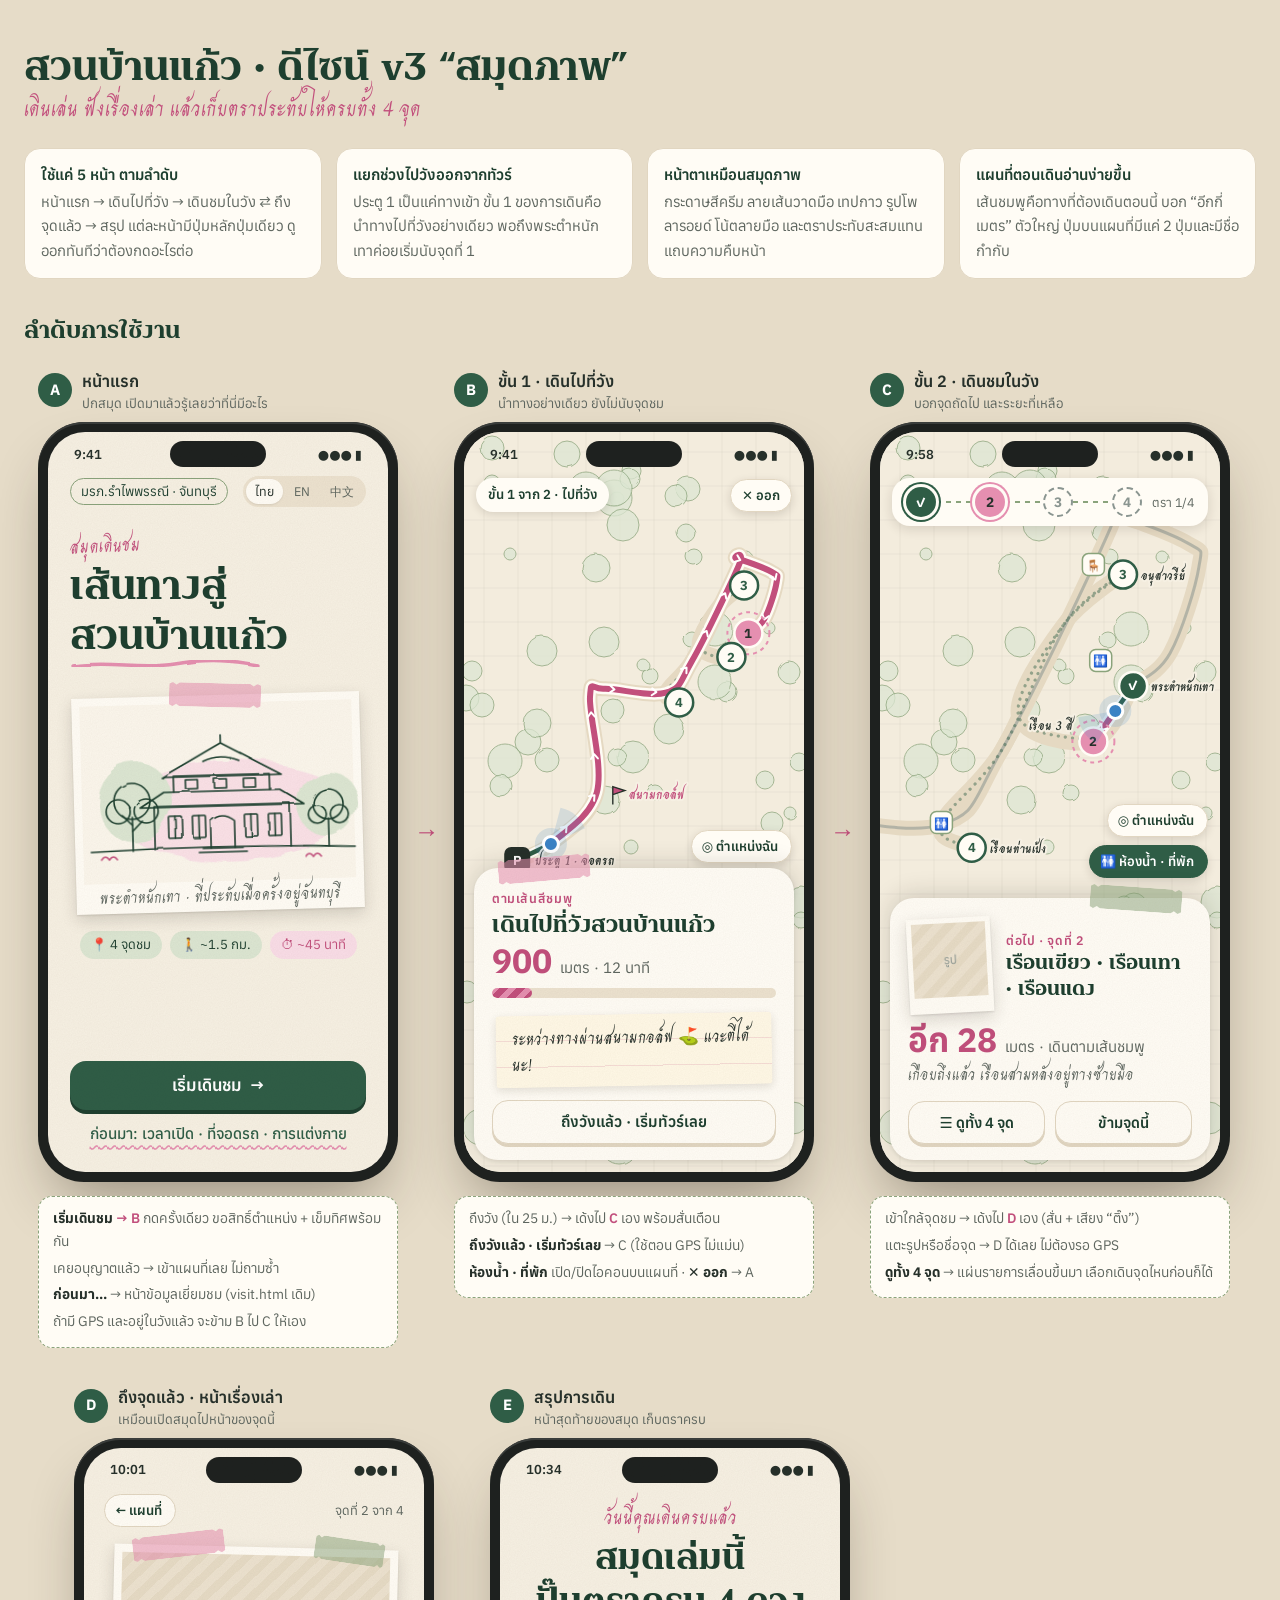
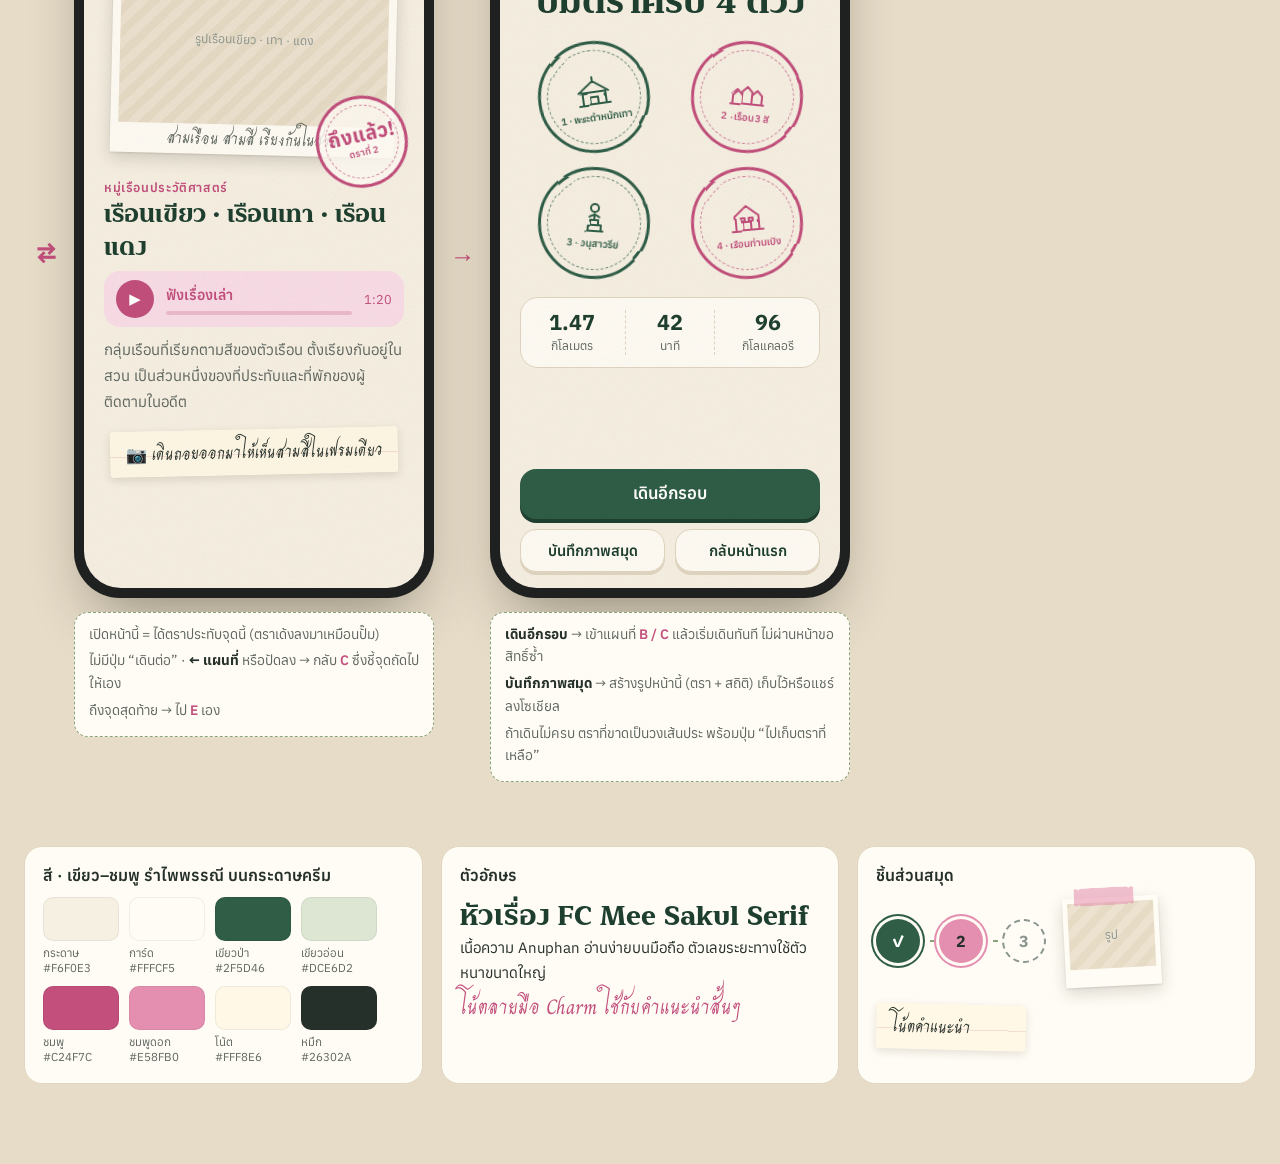
<file: design-v3.html>
<!doctype html>
<html lang="th">
<head>
<meta charset="utf-8">
<meta name="viewport" content="width=device-width, initial-scale=1">
<title>ดีไซน์ v3 · สมุดภาพ</title>
<link rel="preconnect" href="https://fonts.googleapis.com">
<link rel="preconnect" href="https://fonts.gstatic.com" crossorigin>
<link href="https://fonts.googleapis.com/css2?family=Anuphan:wght@400;500;600;700&family=Charm:wght@400;700&family=Trirong:wght@600;700&display=swap" rel="stylesheet">
<style>
@font-face { font-family: "FC Mee Sakul Serif"; src: url("fonts/FCMeeSakulSerif-Bold.otf") format("opentype"); font-weight: 700; font-display: swap; }
:root{
  --desk:#E6DCC8; --paper:#F6F0E3; --paper-deep:#ECE2CF; --card:#FFFCF5; --line:#E1D6C1;
  --ink:#26302A; --ink-soft:#5E665F; --slate:#8A9590;
  --forest:#2F5D46; --forest-dark:#1E3F2F; --moss:#8AA37B; --moss-soft:#DCE6D2;
  --pink:#C24F7C; --pink-soft:#F9DDE7; --blossom:#E58FB0; --blossom-soft:#FCEAF0;
  --tape:rgba(229,143,176,.55); --tape-green:rgba(138,163,123,.5); --me:#3B82C4;
  --f-head:"FC Mee Sakul Serif","Trirong",Georgia,serif;
  --f-body:"Anuphan","Noto Sans Thai",system-ui,sans-serif;
  --f-hand:"Charm","Anuphan",cursive;
}
*{box-sizing:border-box}
body{margin:0;background:var(--desk);color:var(--ink);font:400 15px/1.65 var(--f-body)}
.grain{position:relative;isolation:isolate}
.grain::after{content:"";position:absolute;inset:0;pointer-events:none;z-index:50;opacity:.45;mix-blend-mode:multiply;border-radius:inherit;
  background-image:url("data:image/svg+xml;utf8,<svg xmlns='http://www.w3.org/2000/svg' width='140' height='140'><filter id='n'><feTurbulence type='fractalNoise' baseFrequency='.85' numOctaves='2' stitchTiles='stitch'/><feColorMatrix values='0 0 0 0 .4  0 0 0 0 .34  0 0 0 0 .28  0 0 0 .2 0'/></filter><rect width='140' height='140' filter='url(%23n)'/></svg>")}

/* ---------- board ---------- */
.board{max-width:1500px;margin:0 auto;padding:40px 24px 80px}
.board h1{font:700 2.4rem/1.3 var(--f-head);color:var(--forest-dark);margin:0}
.board .lead{font:400 1.35rem/1.5 var(--f-hand);color:var(--pink);margin:.2rem 0 1.4rem}
.why{display:grid;grid-template-columns:repeat(auto-fit,minmax(240px,1fr));gap:14px;margin-bottom:34px}
.why div{background:var(--card);border:1px solid var(--line);border-radius:16px;padding:14px 16px}
.why b{display:block;font-weight:600;color:var(--forest-dark);margin-bottom:2px}
.why span{color:var(--ink-soft);font-size:.92rem}
.sec-title{font:700 1.4rem/1.4 var(--f-head);color:var(--forest-dark);margin:0 0 14px}

.flow{display:flex;flex-wrap:wrap;gap:36px 0;padding:10px 4px 24px}
@media (max-width:820px){.flow{flex-wrap:nowrap;overflow-x:auto;scroll-snap-type:x mandatory}}
.step{flex:none;width:380px;scroll-snap-align:start;display:flex;flex-direction:column;align-items:center}
.step-head{align-self:flex-start;margin:0 0 10px 10px;display:flex;align-items:center;gap:10px}
.step-head .letter{width:34px;height:34px;border-radius:50%;background:var(--forest);color:#fff;display:grid;place-items:center;font-weight:700}
.step-head .nm{font-weight:600;font-size:1.02rem}
.step-head .nm small{display:block;font-weight:400;color:var(--ink-soft);font-size:.82rem;line-height:1.3}
.arrow{flex:none;width:36px;align-self:center;margin-top:-60px;color:var(--pink);font:700 1.6rem var(--f-hand);text-align:center}
.notes{width:360px;margin-top:14px;background:var(--card);border:1px dashed var(--moss);border-radius:14px;padding:10px 14px;font-size:.86rem;color:var(--ink-soft)}
.notes p{margin:0 0 4px}
.notes b{color:var(--ink)}
.notes .go{color:var(--pink);font-weight:600}

/* ---------- phone ---------- */
.phone{width:360px;height:760px;border-radius:46px;background:#1E211F;padding:10px;box-shadow:0 30px 60px -20px rgba(40,30,20,.45),0 2px 0 #3a3d3b inset}
.screen{width:340px;height:740px;border-radius:37px;overflow:hidden;position:relative;background:var(--paper)}
.status{position:absolute;top:0;left:0;right:0;height:40px;z-index:40;display:flex;justify-content:space-between;align-items:center;padding:4px 26px 0;font:600 13px var(--f-body);color:var(--ink)}
.status i{width:96px;height:26px;border-radius:20px;background:#1E211F;position:absolute;left:50%;top:9px;transform:translateX(-50%)}
.map{position:absolute;inset:0;z-index:1}

/* ---------- scrapbook parts ---------- */
.tape{position:absolute;height:24px;width:92px;background:var(--tape);z-index:30;
  clip-path:polygon(0 8%,4% 0,8% 10%,12% 0,88% 0,92% 10%,96% 0,100% 8%,100% 92%,96% 100%,92% 90%,88% 100%,12% 100%,8% 90%,4% 100%,0 92%)}
.tape.g{background:var(--tape-green)}
.polaroid{background:var(--card);padding:8px 8px 30px;box-shadow:0 6px 16px rgba(40,30,20,.16),0 1px 2px rgba(40,30,20,.12);position:relative}
.polaroid .cap{position:absolute;left:0;right:0;bottom:3px;text-align:center;font:400 1.02rem var(--f-hand);color:var(--ink-soft)}
.ph{background:repeating-linear-gradient(-45deg,var(--paper-deep) 0 8px,#E6DBC5 8px 16px);display:grid;place-items:center;color:var(--slate);font-size:.75rem}
.hand{font-family:var(--f-hand)}
.h-title{font:700 2.45rem/1.25 var(--f-head);color:var(--forest-dark);margin:0}
.h2{font:700 1.45rem/1.4 var(--f-head);color:var(--forest-dark);margin:0}
.kicker{font:600 .78rem/1.4 var(--f-body);letter-spacing:.05em;color:var(--pink)}
.lang{display:inline-flex;gap:2px;padding:3px;border-radius:999px;background:var(--paper-deep);font-size:.78rem}
.lang span{padding:2px 9px;border-radius:999px;color:var(--ink-soft)}
.lang span.on{background:var(--card);color:var(--ink);box-shadow:0 1px 2px rgba(0,0,0,.08)}

.btn{display:flex;align-items:center;justify-content:center;gap:8px;width:100%;border:0;border-radius:16px;padding:14px 16px;font:600 1.05rem/1.3 var(--f-body);cursor:pointer}
.btn-main{background:var(--forest);color:#fff;box-shadow:0 4px 0 var(--forest-dark)}
.btn-pink{background:var(--pink);color:#fff;box-shadow:0 4px 0 #9A3B61}
.btn-sub{background:var(--card);color:var(--forest-dark);border:1.5px solid var(--line);box-shadow:0 3px 0 var(--line)}
.btn-text{background:none;color:var(--forest);font-weight:500;font-size:.95rem;padding:8px;text-decoration:underline;text-decoration-style:wavy;text-decoration-color:var(--blossom);text-underline-offset:5px}

.sheet{position:absolute;left:10px;right:10px;bottom:12px;z-index:20;background:var(--card);border-radius:24px;padding:20px 18px 16px;box-shadow:0 -4px 24px rgba(40,30,20,.16),0 2px 4px rgba(40,30,20,.08)}
.note{position:relative;background:#FFF8E6;padding:10px 14px 10px 16px;border-radius:4px;box-shadow:0 3px 8px rgba(40,30,20,.12);
  background-image:repeating-linear-gradient(transparent 0 25px,rgba(194,79,124,.16) 25px 26px);font:400 1.06rem/26px var(--f-hand);color:var(--ink)}
.chip{display:inline-flex;align-items:center;gap:5px;padding:3px 11px;border-radius:999px;background:var(--moss-soft);color:var(--forest-dark);font-size:.82rem}
.chip.p{background:var(--pink-soft);color:var(--pink)}
.mapbtn{display:flex;align-items:center;gap:6px;background:var(--card);border:1.5px solid var(--line);border-radius:999px;padding:7px 13px 7px 10px;font:600 .82rem var(--f-body);color:var(--forest-dark);box-shadow:0 3px 10px rgba(40,30,20,.14)}
.mapbtn.on{background:var(--forest);color:#fff;border-color:var(--forest)}
.pbar{height:10px;border-radius:99px;background:var(--paper-deep);overflow:hidden}
.pbar i{display:block;height:100%;border-radius:99px;background:repeating-linear-gradient(-45deg,var(--pink) 0 6px,var(--blossom) 6px 12px)}

/* stamps (ตราประทับ) */
.stamp{width:44px;height:44px;border-radius:50%;display:grid;place-items:center;flex:none;position:relative;font:700 1rem var(--f-body)}
.stamp.todo{border:2px dashed var(--slate);color:var(--slate);background:transparent}
.stamp.next{background:var(--blossom);color:var(--ink);box-shadow:0 0 0 3px var(--card),0 0 0 5px var(--blossom)}
.stamp.done{background:var(--forest);color:#fff;box-shadow:0 0 0 3px var(--card),0 0 0 5px var(--forest)}
.stamp-row{display:flex;align-items:center;gap:0}
.stamp-row .dash{flex:1;height:2px;min-width:14px;background:repeating-linear-gradient(90deg,var(--moss) 0 5px,transparent 5px 10px)}
.big-stamp{width:120px;height:120px;border-radius:50%;border:3px solid currentColor;display:flex;flex-direction:column;align-items:center;justify-content:center;gap:2px;position:relative;text-align:center}
.big-stamp::before{content:"";position:absolute;inset:6px;border-radius:50%;border:1.5px dashed currentColor;opacity:.7}
.big-stamp small{font:600 .62rem/1.25 var(--f-body);max-width:84px}

.kit{display:grid;grid-template-columns:repeat(auto-fit,minmax(300px,1fr));gap:18px;margin-top:40px}
.kit .card{background:var(--card);border:1px solid var(--line);border-radius:18px;padding:18px}
.kit h3{margin:0 0 12px;font:600 1rem var(--f-body)}
.sw{display:flex;flex-wrap:wrap;gap:10px}
.sw div{width:76px;font-size:.72rem;color:var(--ink-soft);line-height:1.3}
.sw div i{display:block;height:44px;border-radius:10px;margin-bottom:5px;border:1px solid rgba(0,0,0,.06)}
@media (max-width:640px){.board{padding:24px 12px 60px}.board h1{font-size:1.8rem}}
</style>
</head>
<body>
<!-- ฟิลเตอร์ลายเส้นมือ ใช้ร่วมทุกภาพ -->
<svg width="0" height="0" style="position:absolute" aria-hidden="true">
  <filter id="rough"><feTurbulence type="fractalNoise" baseFrequency="0.035" numOctaves="2" seed="4"/><feDisplacementMap in="SourceGraphic" scale="2.6"/></filter>
  <filter id="wash"><feTurbulence type="fractalNoise" baseFrequency="0.02" numOctaves="3" seed="9"/><feDisplacementMap in="SourceGraphic" scale="14"/></filter>
</svg>

<div class="board">
  <h1>สวนบ้านแก้ว · ดีไซน์ v3 “สมุดภาพ”</h1>
  <p class="lead">เดินเล่น ฟังเรื่องเล่า แล้วเก็บตราประทับให้ครบทั้ง 4 จุด</p>

  <div class="why">
    <div><b>ใช้แค่ 5 หน้า ตามลำดับ</b><span>หน้าแรก → เดินไปที่วัง → เดินชมในวัง ⇄ ถึงจุดแล้ว → สรุป แต่ละหน้ามีปุ่มหลักปุ่มเดียว ดูออกทันทีว่าต้องกดอะไรต่อ</span></div>
    <div><b>แยกช่วงไปวังออกจากทัวร์</b><span>ประตู 1 เป็นแค่ทางเข้า ขั้น 1 ของการเดินคือนำทางไปที่วังอย่างเดียว พอถึงพระตำหนักเทาค่อยเริ่มนับจุดที่ 1</span></div>
    <div><b>หน้าตาเหมือนสมุดภาพ</b><span>กระดาษสีครีม ลายเส้นวาดมือ เทปกาว รูปโพลารอยด์ โน้ตลายมือ และตราประทับสะสมแทนแถบความคืบหน้า</span></div>
    <div><b>แผนที่ตอนเดินอ่านง่ายขึ้น</b><span>เส้นชมพูคือทางที่ต้องเดินตอนนี้ บอก “อีกกี่เมตร” ตัวใหญ่ ปุ่มบนแผนที่มีแค่ 2 ปุ่มและมีชื่อกำกับ</span></div>
  </div>

  <h2 class="sec-title">ลำดับการใช้งาน</h2>
  <div class="flow" id="flow">

    <!-- ===== A หน้าแรก ===== -->
    <div class="step">
      <div class="step-head"><span class="letter">A</span><span class="nm">หน้าแรก<small>ปกสมุด เปิดมาแล้วรู้เลยว่าที่นี่มีอะไร</small></span></div>
      <div class="phone"><div class="screen grain">
        <div class="status"><span>9:41</span><i></i><span>●●● ▮</span></div>
        <div style="position:absolute;inset:44px 22px 20px;display:flex;flex-direction:column">
          <div style="display:flex;justify-content:space-between;align-items:center">
            <span class="chip" style="background:none;border:1.5px solid var(--moss);padding:2px 10px">มรภ.รำไพพรรณี · จันทบุรี</span>
            <span class="lang"><span class="on">ไทย</span><span>EN</span><span>中文</span></span>
          </div>
          <div style="margin-top:26px;position:relative">
            <div class="hand" style="font-size:1.15rem;color:var(--pink);transform:rotate(-3deg);transform-origin:left;margin-bottom:-4px">สมุดเดินชม</div>
            <h1 class="h-title">เส้นทางสู่<br>สวนบ้านแก้ว</h1>
            <svg width="190" height="14" viewBox="0 0 190 14" style="display:block;margin-top:-2px"><path d="M3 9 C 40 3, 70 13, 105 7 S 165 4, 187 8" fill="none" stroke="var(--blossom)" stroke-width="3.5" stroke-linecap="round" filter="url(#rough)"/></svg>
          </div>
          <div style="position:relative;margin:24px 4px 0;transform:rotate(-1.6deg)">
            <span class="tape" style="top:-12px;left:50%;margin-left:-46px;transform:rotate(3deg)"></span>
            <div class="polaroid">
              <div id="art-cover" style="background:#FBF6EC;height:178px;display:grid;place-items:center"></div>
              <div class="cap">พระตำหนักเทา · ที่ประทับเมื่อครั้งอยู่จันทบุรี</div>
            </div>
          </div>
          <div style="display:flex;gap:8px;justify-content:center;margin-top:20px;flex-wrap:wrap">
            <span class="chip">📍 4 จุดชม</span><span class="chip" id="cover-dist">🚶 ~1 กม.</span><span class="chip p">⏱ ~45 นาที</span>
          </div>
          <div style="margin-top:auto">
            <button class="btn btn-main">เริ่มเดินชม <span aria-hidden="true">→</span></button>
            <button class="btn btn-text" style="margin-top:6px">ก่อนมา: เวลาเปิด · ที่จอดรถ · การแต่งกาย</button>
          </div>
        </div>
      </div></div>
      <div class="notes">
        <p><b>เริ่มเดินชม</b> <span class="go">→ B</span> กดครั้งเดียว ขอสิทธิ์ตำแหน่ง + เข็มทิศพร้อมกัน</p>
        <p>เคยอนุญาตแล้ว → เข้าแผนที่เลย ไม่ถามซ้ำ</p>
        <p><b>ก่อนมา…</b> → หน้าข้อมูลเยี่ยมชม (visit.html เดิม)</p>
        <p>ถ้ามี GPS และอยู่ในวังแล้ว จะข้าม B ไป C ให้เอง</p>
      </div>
    </div>
    <div class="arrow">→</div>

    <!-- ===== B เดินไปที่วัง ===== -->
    <div class="step">
      <div class="step-head"><span class="letter">B</span><span class="nm">ขั้น 1 · เดินไปที่วัง<small>นำทางอย่างเดียว ยังไม่นับจุดชม</small></span></div>
      <div class="phone"><div class="screen">
        <div class="status"><span>9:41</span><i></i><span>●●● ▮</span></div>
        <div class="map" id="map-b"></div>
        <div style="position:absolute;top:46px;left:12px;right:12px;z-index:20;display:flex;justify-content:space-between;align-items:center">
          <span class="chip" style="background:var(--card);box-shadow:0 2px 8px rgba(40,30,20,.14);padding:6px 12px;font-weight:600">ขั้น 1 จาก 2 · ไปที่วัง</span>
          <span class="mapbtn" style="padding:7px 11px">✕ ออก</span>
        </div>
        <div style="position:absolute;right:12px;top:398px;z-index:20;display:flex;flex-direction:column;gap:8px;align-items:flex-end">
          <span class="mapbtn">◎ ตำแหน่งฉัน</span>
          <span class="mapbtn">🚻 ห้องน้ำ · ที่พัก</span>
        </div>
        <div class="sheet grain" style="padding-top:22px">
          <span class="tape" style="top:-11px;left:24px;transform:rotate(-5deg)"></span>
          <div class="kicker">ตามเส้นสีชมพู</div>
          <div class="h2" style="font-size:1.35rem">เดินไปที่วังสวนบ้านแก้ว</div>
          <div style="display:flex;align-items:baseline;gap:8px;margin:6px 0 8px">
            <span id="b-left" style="font:700 2.1rem/1 var(--f-body);color:var(--pink)">—</span>
            <span style="color:var(--ink-soft)">เมตร · <span id="b-min">—</span> นาที</span>
          </div>
          <div class="pbar"><i style="width:14%"></i></div>
          <div class="note" style="margin:16px 4px 14px;transform:rotate(-1deg)">ระหว่างทางผ่านสนามกอล์ฟ ⛳ แวะตีได้นะ!</div>
          <button class="btn btn-sub" style="font-size:.95rem;padding:11px">ถึงวังแล้ว · เริ่มทัวร์เลย</button>
        </div>
      </div></div>
      <div class="notes">
        <p>ถึงวัง (ใน 25 ม.) → เด้งไป <span class="go">C</span> เอง พร้อมสั่นเตือน</p>
        <p><b>ถึงวังแล้ว · เริ่มทัวร์เลย</b> → C (ใช้ตอน GPS ไม่แม่น)</p>
        <p><b>ห้องน้ำ · ที่พัก</b> เปิด/ปิดไอคอนบนแผนที่ · <b>✕ ออก</b> → A</p>
      </div>
    </div>
    <div class="arrow">→</div>

    <!-- ===== C เดินชมในวัง ===== -->
    <div class="step">
      <div class="step-head"><span class="letter">C</span><span class="nm">ขั้น 2 · เดินชมในวัง<small>บอกจุดถัดไป และระยะที่เหลือ</small></span></div>
      <div class="phone"><div class="screen">
        <div class="status"><span>9:58</span><i></i><span>●●● ▮</span></div>
        <div class="map" id="map-c"></div>
        <div style="position:absolute;top:46px;left:12px;right:12px;z-index:20;background:var(--card);border-radius:18px;padding:9px 14px;box-shadow:0 3px 12px rgba(40,30,20,.14)">
          <div class="stamp-row">
            <span class="stamp done" style="width:30px;height:30px;font-size:.8rem">✓</span><span class="dash"></span>
            <span class="stamp next" style="width:30px;height:30px;font-size:.85rem">2</span><span class="dash"></span>
            <span class="stamp todo" style="width:30px;height:30px;font-size:.85rem">3</span><span class="dash"></span>
            <span class="stamp todo" style="width:30px;height:30px;font-size:.85rem">4</span>
            <span style="margin-left:10px;font-size:.78rem;color:var(--ink-soft);white-space:nowrap">ตรา 1/4</span>
          </div>
        </div>
        <div style="position:absolute;right:12px;top:372px;z-index:20;display:flex;flex-direction:column;gap:8px;align-items:flex-end">
          <span class="mapbtn">◎ ตำแหน่งฉัน</span>
          <span class="mapbtn on">🚻 ห้องน้ำ · ที่พัก</span>
        </div>
        <div class="sheet grain">
          <span class="tape g" style="top:-11px;right:28px;transform:rotate(4deg)"></span>
          <div style="display:flex;gap:14px;align-items:center">
            <div class="polaroid" style="padding:5px 5px 16px;transform:rotate(-3deg);flex:none"><div class="ph" style="width:74px;height:74px">รูป</div></div>
            <div style="min-width:0">
              <div class="kicker">ต่อไป · จุดที่ 2</div>
              <div class="h2" style="font-size:1.18rem;line-height:1.35" id="c-title">—</div>
            </div>
          </div>
          <div style="display:flex;align-items:baseline;gap:8px;margin:10px 0 2px">
            <span style="font:700 2.1rem/1 var(--f-body);color:var(--pink)">อีก <span id="c-left">—</span></span>
            <span style="color:var(--ink-soft)">เมตร · เดินตามเส้นชมพู</span>
          </div>
          <div class="hand" style="color:var(--ink-soft);font-size:1.02rem;margin-bottom:12px">เกือบถึงแล้ว เรือนสามหลังอยู่ทางซ้ายมือ</div>
          <div style="display:flex;gap:10px">
            <button class="btn btn-sub" style="font-size:.92rem;padding:11px;flex:1">☰ ดูทั้ง 4 จุด</button>
            <button class="btn btn-sub" style="font-size:.92rem;padding:11px;flex:1">ข้ามจุดนี้</button>
          </div>
        </div>
      </div></div>
      <div class="notes">
        <p>เข้าใกล้จุดชม → เด้งไป <span class="go">D</span> เอง (สั่น + เสียง “ติ๊ง”)</p>
        <p>แตะรูปหรือชื่อจุด → D ได้เลย ไม่ต้องรอ GPS</p>
        <p><b>ดูทั้ง 4 จุด</b> → แผ่นรายการเลื่อนขึ้นมา เลือกเดินจุดไหนก่อนก็ได้</p>
      </div>
    </div>
    <div class="arrow">⇄</div>

    <!-- ===== D ถึงจุดแล้ว ===== -->
    <div class="step">
      <div class="step-head"><span class="letter">D</span><span class="nm">ถึงจุดแล้ว · หน้าเรื่องเล่า<small>เหมือนเปิดสมุดไปหน้าของจุดนี้</small></span></div>
      <div class="phone"><div class="screen grain">
        <div class="status"><span>10:01</span><i></i><span>●●● ▮</span></div>
        <div style="position:absolute;inset:40px 0 0;overflow:hidden;padding:6px 20px 0">
          <div style="display:flex;justify-content:space-between;align-items:center">
            <span class="mapbtn" style="box-shadow:none">← แผนที่</span>
            <span style="font-size:.8rem;color:var(--ink-soft)">จุดที่ 2 จาก 4</span>
          </div>
          <div style="position:relative;margin:20px 8px 0;transform:rotate(1.4deg)">
            <span class="tape" style="top:-12px;left:18px;transform:rotate(-8deg)"></span>
            <span class="tape g" style="top:-10px;right:14px;transform:rotate(7deg);width:70px"></span>
            <div class="polaroid"><div class="ph" style="height:170px">รูปเรือนเขียว · เทา · แดง</div><div class="cap">สามเรือน สามสี เรียงกันในสวน</div></div>
            <div class="big-stamp" style="position:absolute;right:-14px;bottom:-30px;width:92px;height:92px;color:var(--pink);background:rgba(255,252,245,.82);transform:rotate(-14deg)" >
              <span style="font:700 1.25rem/1 var(--f-body)">ถึงแล้ว!</span><small style="font-size:.58rem">ตราที่ 2</small>
            </div>
          </div>
          <div class="kicker" style="margin-top:24px">หมู่เรือนประวัติศาสตร์</div>
          <div class="h2" id="d-title">—</div>
          <div style="display:flex;align-items:center;gap:12px;margin:10px 0;background:var(--pink-soft);border-radius:16px;padding:9px 12px">
            <span style="width:38px;height:38px;border-radius:50%;background:var(--pink);color:#fff;display:grid;place-items:center;flex:none">▶</span>
            <div style="flex:1"><div style="font-weight:600;font-size:.9rem;color:var(--pink)">ฟังเรื่องเล่า</div>
              <div style="height:4px;border-radius:9px;background:rgba(194,79,124,.25);margin-top:4px"><div style="width:0;height:100%"></div></div></div>
            <span style="font-size:.8rem;color:var(--pink)">1:20</span>
          </div>
          <p id="d-text" style="margin:0;color:var(--ink-soft);font-size:.93rem;line-height:1.75"></p>
          <div class="note" style="margin:14px 6px 0;transform:rotate(-1.2deg)">📷 <span id="d-tip"></span></div>
        </div>
      </div></div>
      <div class="notes">
        <p>เปิดหน้านี้ = ได้ตราประทับจุดนี้ (ตราเด้งลงมาเหมือนปั๊ม)</p>
        <p>ไม่มีปุ่ม “เดินต่อ” · <b>← แผนที่</b> หรือปัดลง → กลับ <span class="go">C</span> ซึ่งชี้จุดถัดไปให้เอง</p>
        <p>ถึงจุดสุดท้าย → ไป <span class="go">E</span> เอง</p>
      </div>
    </div>
    <div class="arrow">→</div>

    <!-- ===== E สรุป ===== -->
    <div class="step">
      <div class="step-head"><span class="letter">E</span><span class="nm">สรุปการเดิน<small>หน้าสุดท้ายของสมุด เก็บตราครบ</small></span></div>
      <div class="phone"><div class="screen grain">
        <div class="status"><span>10:34</span><i></i><span>●●● ▮</span></div>
        <div style="position:absolute;inset:44px 20px 16px;display:flex;flex-direction:column">
          <div class="hand" style="font-size:1.2rem;color:var(--pink);text-align:center;margin-top:10px">วันนี้คุณเดินครบแล้ว</div>
          <h1 class="h-title" style="text-align:center;font-size:2.1rem">สมุดเล่มนี้<br>ปั๊มตราครบ 4 ดวง</h1>
          <div id="stamps-e" style="display:grid;grid-template-columns:1fr 1fr;gap:14px 6px;justify-items:center;margin:20px 0 6px"></div>
          <div style="display:grid;grid-template-columns:repeat(3,1fr);gap:8px;margin-top:12px;background:var(--card);border:1px solid var(--line);border-radius:18px;padding:12px 6px;text-align:center">
            <div><div style="font:700 1.35rem/1.2 var(--f-body);color:var(--forest-dark)" id="e-km">—</div><div style="font-size:.75rem;color:var(--ink-soft)">กิโลเมตร</div></div>
            <div style="border-left:1px dashed var(--line);border-right:1px dashed var(--line)"><div style="font:700 1.35rem/1.2 var(--f-body);color:var(--forest-dark)">42</div><div style="font-size:.75rem;color:var(--ink-soft)">นาที</div></div>
            <div><div style="font:700 1.35rem/1.2 var(--f-body);color:var(--forest-dark)" id="e-kcal">—</div><div style="font-size:.75rem;color:var(--ink-soft)">กิโลแคลอรี</div></div>
          </div>
          <div style="margin-top:auto;display:flex;flex-direction:column;gap:10px">
            <button class="btn btn-main">เดินอีกรอบ</button>
            <div style="display:flex;gap:10px">
              <button class="btn btn-sub" style="font-size:.92rem;padding:11px;flex:1">บันทึกภาพสมุด</button>
              <button class="btn btn-sub" style="font-size:.92rem;padding:11px;flex:1">กลับหน้าแรก</button>
            </div>
          </div>
        </div>
      </div></div>
      <div class="notes">
        <p><b>เดินอีกรอบ</b> → เข้าแผนที่ <span class="go">B / C</span> แล้วเริ่มเดินทันที ไม่ผ่านหน้าขอสิทธิ์ซ้ำ</p>
        <p><b>บันทึกภาพสมุด</b> → สร้างรูปหน้านี้ (ตรา + สถิติ) เก็บไว้หรือแชร์ลงโซเชียล</p>
        <p>ถ้าเดินไม่ครบ ตราที่ขาดเป็นวงเส้นประ พร้อมปุ่ม “ไปเก็บตราที่เหลือ”</p>
      </div>
    </div>
  </div>

  <div class="kit">
    <div class="card">
      <h3>สี · เขียว–ชมพู รำไพพรรณี บนกระดาษครีม</h3>
      <div class="sw">
        <div><i style="background:var(--paper)"></i>กระดาษ<br>#F6F0E3</div>
        <div><i style="background:var(--card)"></i>การ์ด<br>#FFFCF5</div>
        <div><i style="background:var(--forest)"></i>เขียวป่า<br>#2F5D46</div>
        <div><i style="background:var(--moss-soft)"></i>เขียวอ่อน<br>#DCE6D2</div>
        <div><i style="background:var(--pink)"></i>ชมพู<br>#C24F7C</div>
        <div><i style="background:var(--blossom)"></i>ชมพูดอก<br>#E58FB0</div>
        <div><i style="background:#FFF8E6"></i>โน้ต<br>#FFF8E6</div>
        <div><i style="background:var(--ink)"></i>หมึก<br>#26302A</div>
      </div>
    </div>
    <div class="card">
      <h3>ตัวอักษร</h3>
      <div style="font:700 1.7rem/1.3 var(--f-head);color:var(--forest-dark)">หัวเรื่อง FC Mee Sakul Serif</div>
      <div style="margin:4px 0">เนื้อความ Anuphan อ่านง่ายบนมือถือ ตัวเลขระยะทางใช้ตัวหนาขนาดใหญ่</div>
      <div class="hand" style="font-size:1.3rem;color:var(--pink)">โน้ตลายมือ Charm ใช้กับคำแนะนำสั้นๆ</div>
    </div>
    <div class="card">
      <h3>ชิ้นส่วนสมุด</h3>
      <div style="display:flex;gap:18px;align-items:center;flex-wrap:wrap">
        <div class="stamp-row" style="width:170px"><span class="stamp done">✓</span><span class="dash"></span><span class="stamp next">2</span><span class="dash"></span><span class="stamp todo">3</span></div>
        <div style="position:relative;width:96px;transform:rotate(-3deg)"><span class="tape" style="top:-10px;left:12px;width:60px;height:18px"></span><div class="polaroid" style="padding:5px 5px 18px"><div class="ph" style="height:66px">รูป</div></div></div>
        <div class="note" style="width:150px;transform:rotate(1.5deg)">โน้ตคำแนะนำ</div>
      </div>
    </div>
  </div>
</div>

<script src="data.js"></script>
<script>
(function(){
  const K = 111320 * Math.cos(12.663 * Math.PI/180), KL = 110540;
  const dist = (a,b) => { const dx=(b[1]-a[1])*K, dy=(b[0]-a[0])*KL; return Math.hypot(dx,dy); };
  const len = pts => pts.slice(1).reduce((s,p,i)=>s+dist(pts[i],p),0);
  const pt = s => [s.lat, s.lng];

  /* ---------- illustration: cover ---------- */
  document.getElementById('art-cover').innerHTML = `
  <svg viewBox="0 0 280 170" width="280" height="170" aria-label="ภาพลายเส้นพระตำหนัก">
    <ellipse cx="150" cy="104" rx="118" ry="50" fill="#F9DDE7" opacity=".85" filter="url(#wash)"/>
    <ellipse cx="52" cy="92" rx="38" ry="40" fill="#DCE6D2" filter="url(#wash)"/>
    <ellipse cx="246" cy="100" rx="30" ry="34" fill="#DCE6D2" filter="url(#wash)"/>
    <g fill="none" stroke="#1E3F2F" stroke-width="1.6" stroke-linecap="round" stroke-linejoin="round" filter="url(#rough)">
      <path d="M8 142 Q140 137 272 143"/>
      <path d="M72 141 V98 H208 V141"/>
      <path d="M58 99 H222 L198 84 H82 Z"/>
      <path d="M92 84 V68 H188 V84"/>
      <path d="M80 69 L140 36 L200 69 Z"/><path d="M140 36 V28"/>
      <path d="M122 54 Q140 46 158 54"/>
      ${[86,110,162,186].map(x=>`<rect x="${x}" y="108" width="13" height="22" rx="1"/><path d="M${x+6.5} 108 V130"/>`).join('')}
      <path d="M128 141 V114 Q140 104 152 114 V141"/>
      ${[104,133,162].map(x=>`<rect x="${x}" y="72" width="12" height="9"/>`).join('')}
      <path d="M120 141 H160 M116 145 H164"/>
      <path d="M50 142 V108"/><path d="M50 116 L40 106 M50 122 L60 112"/>
      <circle cx="50" cy="92" r="18"/><circle cx="36" cy="102" r="12"/><circle cx="64" cy="102" r="12"/>
      <path d="M246 142 V114"/><circle cx="246" cy="100" r="15"/><circle cx="235" cy="110" r="9"/><circle cx="257" cy="110" r="9"/>
    </g>
    <g stroke="#C24F7C" stroke-width="1.4" fill="none" stroke-linecap="round" filter="url(#rough)">
      <path d="M18 150 q4-6 8 0 q4-6 8 0"/><path d="M222 152 q4-6 8 0 q4-6 8 0"/>
    </g>
  </svg>`;

  /* ---------- map renderer ---------- */
  const TOTAL = len(APPROACH) + len(TOUR_ROUTE);
  function renderMap(el, o){
    const W = 340, H = 740;
    const P = ([la,ln]) => [ +(o.cx + (ln-o.c[1])*K/o.s).toFixed(1), +(o.cy - (la-o.c[0])*KL/o.s).toFixed(1) ];
    const line = pts => pts.map(p=>P(p).join(',')).join(' ');
    /* เส้นเดิน: ตัดจุดยิบย่อย (เช่นวนรอบวงเวียน) แล้วลากโค้งนุ่มๆ แทนมุมแหลม */
    const simplify = (pts, tol) => {
      if (pts.length < 3) return pts;
      const m = p => [p[1]*K, p[0]*KL], a = m(pts[0]), b = m(pts[pts.length-1]);
      let mi = 0, md = 0;
      for (let i=1;i<pts.length-1;i++){ const p = m(pts[i]), dx=b[0]-a[0], dy=b[1]-a[1], L=Math.hypot(dx,dy)||1;
        const d = Math.abs(dy*p[0]-dx*p[1]+b[0]*a[1]-b[1]*a[0])/L; if (d>md){ md=d; mi=i; } }
      return md <= tol ? [pts[0], pts[pts.length-1]] : simplify(pts.slice(0,mi+1),tol).slice(0,-1).concat(simplify(pts.slice(mi),tol));
    };
    const smooth = pts => {
      const q = simplify(pts, 6).map(P);
      if (q.length < 3) return `M${q.map(p=>p.join(' ')).join(' L')}`;
      let d = `M${q[0][0]} ${q[0][1]}`;
      for (let i=0;i<q.length-1;i++){
        const p0=q[i-1]||q[i], p1=q[i], p2=q[i+1], p3=q[i+2]||p2, t=.18;
        d += ` C${(p1[0]+(p2[0]-p0[0])*t).toFixed(1)} ${(p1[1]+(p2[1]-p0[1])*t).toFixed(1)} ${(p2[0]-(p3[0]-p1[0])*t).toFixed(1)} ${(p2[1]-(p3[1]-p1[1])*t).toFixed(1)} ${p2[0]} ${p2[1]}`;
      }
      return d;
    };
    /* ลูกศรบอกทิศ วางทุกๆ ~42px ตามเส้น */
    const chevrons = pts => {
      const q = simplify(pts, 6).map(P); let out = '', acc = 22;
      for (let i=0;i<q.length-1;i++){
        const [x1,y1]=q[i], [x2,y2]=q[i+1], L=Math.hypot(x2-x1,y2-y1), ang=Math.atan2(y2-y1,x2-x1)*180/Math.PI;
        for (; acc < L; acc += 42){ const f=acc/L;
          out += `<path d="M-3 -3.5 L1.5 0 L-3 3.5" transform="translate(${(x1+(x2-x1)*f).toFixed(1)} ${(y1+(y2-y1)*f).toFixed(1)}) rotate(${ang.toFixed(0)})" fill="none" stroke="#fff" stroke-width="2" stroke-linecap="round" stroke-linejoin="round"/>`; }
        acc -= L;
      }
      return out;
    };
    /* 3 แบบ: now = ทางที่ต้องเดินตอนนี้, done = เดินแล้ว, later = ทางอื่นในทัวร์ (จางๆ) */
    const leg = (pts, kind) => {
      const d = smooth(pts);
      if (kind === 'now')  return `<path d="${d}" stroke="#FFFCF5" stroke-width="11"/><path d="${d}" stroke="#C24F7C" stroke-width="6"/>${chevrons(pts)}`;
      if (kind === 'done') return `<path d="${d}" stroke="#FFFCF5" stroke-width="9"/><path d="${d}" stroke="#2F5D46" stroke-width="4.5"/>`;
      if (kind === 'past') return `<path d="${d}" stroke="#8A9590" stroke-opacity=".55" stroke-width="3"/>`;
      return `<path d="${d}" stroke="#2F5D46" stroke-opacity=".45" stroke-width="3.2" stroke-dasharray="0.1 7"/>`;
    };
    let rnd = 7; const r = () => (rnd = (rnd*9301+49297)%233280)/233280;
    let trees = '';
    for (let i=0;i<70;i++){ const x=r()*W, y=r()*H, rr=6+r()*12;
      trees += `<circle cx="${x.toFixed(0)}" cy="${y.toFixed(0)}" r="${rr.toFixed(0)}" fill="#DCE6D2" stroke="#8AA37B" stroke-width="1" opacity=".75"/>`; }
    let grid = '';
    for (let x=20;x<W;x+=34) grid += `<path d="M${x} 0 V${H}" />`;
    for (let y=20;y<H;y+=34) grid += `<path d="M0 ${y} H${W}" />`;
    const roads = [APPROACH, TOUR_ROUTE].map(p=>`<path d="${smooth(p)}"/>`).join("");
    const stops = STOPS.map((s,i)=>{
      const [x,y] = P(pt(s)); const st = o.state[i];
      const fill = st==='done' ? '#2F5D46' : st==='next' ? '#E58FB0' : '#FFFCF5';
      const tc = st==='done' ? '#fff' : st==='next' ? '#26302A' : '#2F5D46';
      const ring = st==='next' ? `<circle cx="${x}" cy="${y}" r="21" fill="none" stroke="#E58FB0" stroke-width="2" stroke-dasharray="4 4"/>` : '';
      const label = o.labels ? `<text x="${x + (o.labels[i]||[16,4])[0]}" y="${y + (o.labels[i]||[16,4])[1]}" font-size="12.5" font-family="Charm, cursive" font-weight="700" fill="#26302A" stroke="#F6F0E3" stroke-width="4" paint-order="stroke" text-anchor="${(o.labels[i]||[16])[0]<0?'end':'start'}">${o.names[i]}</text>` : '';
      return `${ring}<circle cx="${x}" cy="${y}" r="14" fill="${fill}" stroke="${st==='todo'?'#2F5D46':'#FFFCF5'}" stroke-width="2.5"/>
        <text x="${x}" y="${y+4.5}" font-size="13" font-weight="700" font-family="Anuphan" fill="${tc}" text-anchor="middle">${st==='done'?'✓':i+1}</text>${label}`;
    }).join('');
    const [gx,gy] = P(pt(ENTRY));
    const entry = `<rect x="${gx-13}" y="${gy-13}" width="26" height="26" rx="7" fill="#26302A"/><text x="${gx}" y="${gy+5}" fill="#fff" font-size="13" font-weight="700" font-family="Anuphan" text-anchor="middle">P</text>
      <text x="${gx+18}" y="${gy+5}" font-size="13" font-family="Charm" font-weight="700" fill="#26302A" stroke="#F6F0E3" stroke-width="4" paint-order="stroke">ประตู 1 · จอดรถ</text>`;
    let extra = '';
    if (o.golf){ const [x,y] = P([ACTIVITIES[0].lat, ACTIVITIES[0].lng]);
      extra += `<g transform="translate(${x+16},${y-6})"><path d="M0 18 V0 L12 4 L0 8" fill="#C24F7C" stroke="#26302A" stroke-width="1.4"/></g>
        <text x="${x+32}" y="${y+6}" font-size="13" font-family="Charm" font-weight="700" fill="#C24F7C" stroke="#F6F0E3" stroke-width="4" paint-order="stroke">สนามกอล์ฟ</text>`; }
    if (o.fac){ extra += FACILITIES.map(f=>{ const [x,y]=P([f.lat,f.lng]); const ic={wc:'🚻',water:'💧',bench:'🪑',park:''}[f.type]; if(!ic) return '';
        return `<rect x="${x-11}" y="${y-11}" width="22" height="22" rx="6" fill="#FFFCF5" stroke="#8AA37B" stroke-width="1.5"/><text x="${x}" y="${y+5}" font-size="12" text-anchor="middle">${ic}</text>`; }).join(''); }
    const [mx,my] = P(o.me);
    const me = `<path d="M${mx} ${my} L${mx-16} ${my-34} Q${mx} ${my-42} ${mx+16} ${my-34} Z" fill="#3B82C4" opacity=".16" transform="rotate(${o.heading||0} ${mx} ${my})"/>
      <circle cx="${mx}" cy="${my}" r="16" fill="#3B82C4" opacity=".16"/><circle cx="${mx}" cy="${my}" r="7.5" fill="#3B82C4" stroke="#fff" stroke-width="3"/>`;
    el.innerHTML = `<svg viewBox="0 0 ${W} ${H}" width="${W}" height="${H}" style="display:block">
      <rect width="${W}" height="${H}" fill="#F3ECDD"/>
      <g stroke="#26302A" stroke-opacity=".05" stroke-width="1">${grid}</g>
      <g filter="url(#rough)">${trees}</g>
      <g fill="none" stroke="#E5D9C2" stroke-width="15" stroke-linecap="round" stroke-linejoin="round">${roads}</g>
      <g fill="none" stroke-linecap="round" stroke-linejoin="round">${o.paths(leg)}</g>
      ${extra}${entry}${stops}${me}
    </svg>`;
  }

  /* B: เดินไปที่วัง — me ใกล้ประตู 1 */
  const meB = APPROACH[4];
  const leftB = len(APPROACH.slice(4));
  renderMap(document.getElementById('map-b'), {
    c:[12.6623,102.0953], cx:165, cy:285, s:1.75, me:meB, heading:40, golf:true,
    state:['next','todo','todo','todo'],
    paths: leg => leg(TOUR_ROUTE, 'later') + leg(APPROACH.slice(0,5), 'done') + leg(APPROACH.slice(4), 'now')
  });
  document.getElementById('b-left').textContent = Math.round(leftB/10)*10;
  document.getElementById('b-min').textContent = Math.max(1, Math.round(leftB / (CONFIG.walkSpeedKmh*1000/60)));

  /* C: ในวัง — จุด 1 แล้ว กำลังไปจุด 2 */
  const s1 = pt(STOPS[0]), s2 = pt(STOPS[1]);
  const meC = [s1[0] + (s2[0]-s1[0])*.45, s1[1] + (s2[1]-s1[1])*.45];
  renderMap(document.getElementById('map-c'), {
    c:[12.66345,102.09665], cx:170, cy:280, s:.75, me:meC, heading:-125, fac:true,
    state:['done','next','todo','todo'],
    names:['พระตำหนักเทา','เรือน 3 สี','อนุสาวรีย์','เรือนท่านเป้ง'],
    labels:[[18,5],[-20,-12],[18,5],[18,5]],
    paths: leg => leg(APPROACH, 'past') + leg(TOUR_ROUTE.slice(1), 'later') + leg([s1, meC], 'done') + leg([meC, s2], 'now')
  });
  document.getElementById('c-title').textContent = STOPS[1].title.th;
  document.getElementById('c-left').textContent = Math.round(dist(meC, s2));

  /* D */
  document.getElementById('d-title').textContent = STOPS[1].title.th;
  document.getElementById('d-text').textContent = STOPS[1].text.th;
  document.getElementById('d-tip').textContent = STOPS[1].photoTip.th;

  /* A + E */
  const km = TOTAL/1000;
  document.getElementById('cover-dist').textContent = `🚶 ~${km.toFixed(1)} กม.`;
  document.getElementById('e-km').textContent = km.toFixed(2);
  document.getElementById('e-kcal').textContent = Math.round(km*CONFIG.kcalPerKm);

  const icons = [
    '<path d="M4 34h32M8 34V22h24v12M5 22l15-11 15 11M16 34v-7h8v7M20 11V7"/>',
    '<path d="M3 34h34M5 34v-9l5-5 5 5v9M15 34V22l5-5 5 5v12M25 34v-9l5-5 5 5v9"/>',
    '<path d="M11 35h18M13 35v-6h14v6M16 29v-5h8v5M20 24v-6"/><circle cx="20" cy="12" r="4"/><path d="M15 21q5-4 10 0"/>',
    '<path d="M4 34h32M8 34V20l12-10 12 10v14M16 34v-8h8v8M14 22h4v3h-4zM22 22h4v3h-4z"/>'
  ];
  const colors = ['#2F5D46','#C24F7C','#2F5D46','#C24F7C'];
  const short = ['พระตำหนักเทา','เรือน 3 สี','อนุสาวรีย์','เรือนท่านเป้ง'];
  const rot = [-8,6,4,-5];
  document.getElementById('stamps-e').innerHTML = STOPS.map((s,i)=>`
    <div class="big-stamp" style="color:${colors[i]};transform:rotate(${rot[i]}deg);width:112px;height:112px;filter:url(#rough)">
      <svg width="40" height="40" viewBox="0 0 40 40" fill="none" stroke="currentColor" stroke-width="2" stroke-linecap="round" stroke-linejoin="round">${icons[i]}</svg>
      <small>${i+1} · ${short[i]}</small>
    </div>`).join('');
})();
</script>
</body>
</html>
</file>
